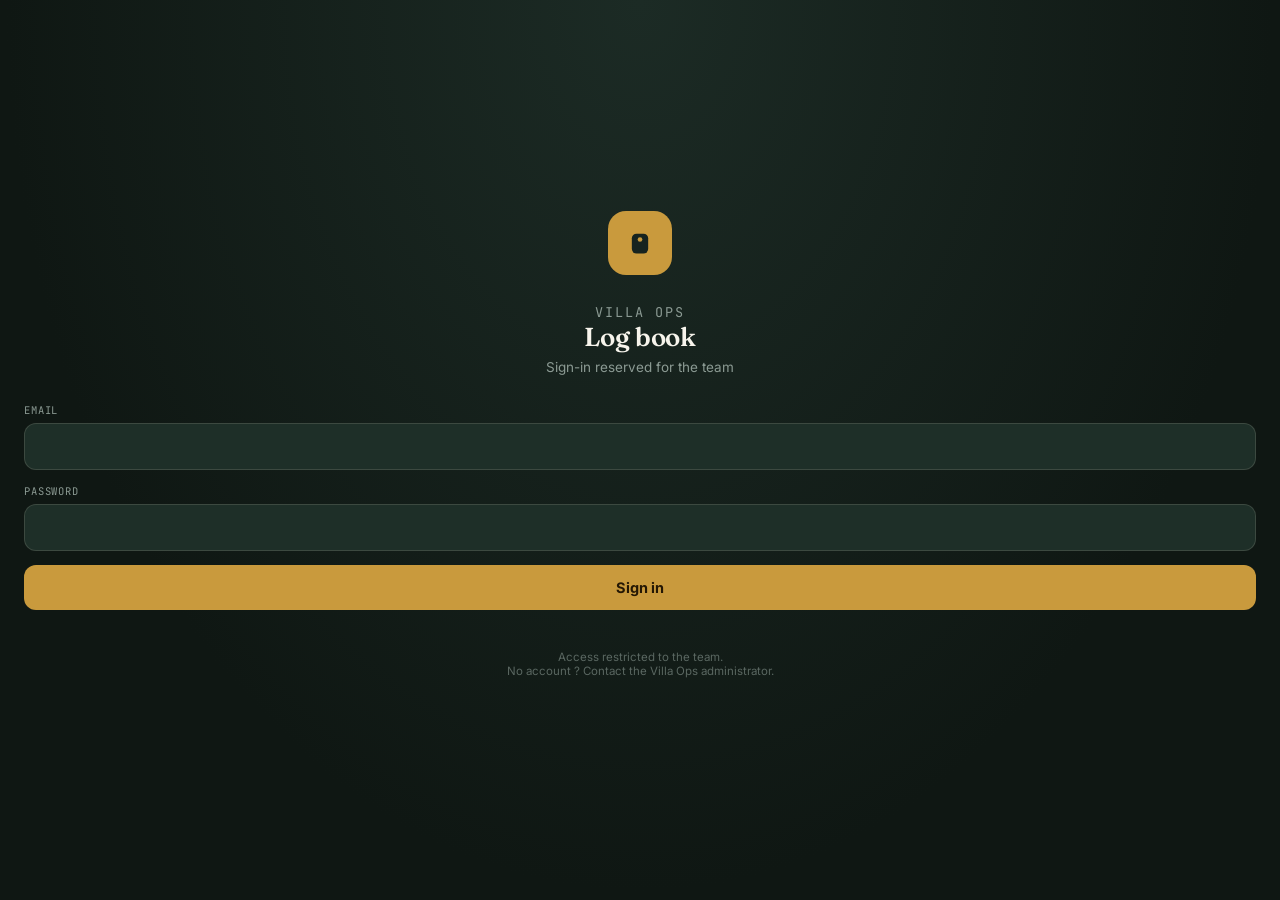
<file: index.html>
<!DOCTYPE html>
<html lang="en">
<head>
<meta charset="UTF-8">
<meta name="viewport" content="width=device-width, initial-scale=1.0, viewport-fit=cover">
<title>Villa Ops</title>
<meta name="description" content="Log book and calendar for the Villa Ops team.">

<!-- PWA -->
<link rel="manifest" href="manifest.json">
<meta name="theme-color" content="#16231F">
<meta name="background-color" content="#16231F">

<!-- iOS standalone -->
<meta name="apple-mobile-web-app-capable" content="yes">
<meta name="apple-mobile-web-app-status-bar-style" content="black-translucent">
<meta name="apple-mobile-web-app-title" content="Villa Ops">
<link rel="apple-touch-icon" href="icons/icon-192.png">

<link rel="icon" href="icons/icon-192.png" type="image/png">

<link rel="preconnect" href="https://fonts.googleapis.com">
<link rel="preconnect" href="https://fonts.gstatic.com" crossorigin>
<link href="https://fonts.googleapis.com/css2?family=Fraunces:opsz,wght@9..144,400;9..144,600;9..144,700&family=Inter:wght@400;500;600;700&family=JetBrains+Mono:wght@400;500&display=swap" rel="stylesheet">

<link rel="stylesheet" href="css/style.css">
</head>
<body>

<!-- ===== LOGIN SCREEN ===== -->
<div id="login-screen" class="login-screen">
  <div class="login-mark">
    <svg viewBox="0 0 24 24" fill="none" xmlns="http://www.w3.org/2000/svg">
      <rect x="5" y="4" width="14" height="17" rx="4" fill="#16231F"/>
      <circle cx="12" cy="9" r="2" fill="#C99A3D"/>
    </svg>
  </div>
  <div class="login-head">
    <p class="eyebrow">Villa Ops</p>
    <h1>Log book</h1>
    <p>Sign-in reserved for the team</p>
  </div>
  <form id="login-form" class="login-form" autocomplete="on">
    <div class="form-error" id="login-error"></div>
    <div class="field">
      <label for="login-email">Email</label>
      <input type="email" id="login-email" required autocomplete="username" inputmode="email">
    </div>
    <div class="field">
      <label for="login-password">Password</label>
      <input type="password" id="login-password" required autocomplete="current-password">
    </div>
    <button type="submit" id="login-submit" class="btn-primary">Sign in</button>
  </form>
  <p class="login-foot">Access restricted to the team.<br>No account&nbsp;? Contact the Villa Ops administrator.</p>
</div>

<!-- ===== APP SHELL ===== -->
<div id="app-root" class="hidden">
  <header>
    <div class="header-top">
      <div>
        <p class="eyebrow" id="header-eyebrow">Villa Ops</p>
        <h1 id="header-title">Journal</h1>
      </div>
      <div class="header-actions">
        <button id="notif-toggle-btn" class="logout-btn" type="button">🔔 Notifications</button>
        <button id="logout-btn" class="logout-btn" type="button">Sign out</button>
      </div>
    </div>
    <div class="villa-switch" id="villa-switch"></div>
  </header>

  <div class="legend" id="legend"></div>

  <div class="views-wrap">
    <!-- JOURNAL -->
    <div id="view-journal" class="view">
      <div class="cat-filter" id="journal-sort-toggle"></div>
      <div class="cat-filter hidden" id="journal-assignee-filter"></div>
      <div class="cat-filter" id="journal-cat-filter"></div>
      <div id="journal-list"><div class="loading-row">Loading…</div></div>
    </div>

    <!-- CALENDAR -->
    <div id="view-calendar" class="view hidden">
      <div class="cal-card">
        <div class="cal-toggle" id="cal-toggle">
          <button type="button" class="cal-toggle-btn active" data-mode="full">Full view</button>
          <button type="button" class="cal-toggle-btn" data-mode="resa">Reservations</button>
        </div>
        <div class="cal-month">
          <button class="cal-nav" id="cal-prev" type="button" aria-label="Previous month">‹</button>
          <span id="cal-month-label">—</span>
          <button class="cal-nav" id="cal-next" type="button" aria-label="Next month">›</button>
        </div>
        <div class="cal-grid" id="cal-grid"></div>
        <div class="day-detail" id="cal-day-detail"></div>
      </div>
    </div>

    <!-- TASKS -->
    <div id="view-tasks" class="view hidden">
      <div class="cat-filter" id="tasks-sort-toggle"></div>
      <div class="cat-filter hidden" id="tasks-assignee-filter"></div>
      <div id="tasks-list"><div class="loading-row">Loading…</div></div>
    </div>

    <!-- RESERVATIONS -->
    <div id="view-reservations" class="view hidden">
      <div id="reservations-list"><div class="loading-row">Loading…</div></div>
    </div>

    <!-- VILLAS -->
    <div id="view-villas" class="view hidden">
      <div id="villas-list"><div class="loading-row">Loading…</div></div>
    </div>
  </div>

  <button class="fab" id="fab-add" type="button" aria-label="New entry">+</button>

  <nav class="bottomnav">
    <button class="nav-item active" data-view="journal" type="button"><div class="nav-dot"></div>Journal</button>
    <button class="nav-item" data-view="calendar" type="button"><div class="nav-dot"></div>Calendar</button>
    <button class="nav-item" data-view="tasks" type="button"><div class="nav-dot"></div>Tasks<span class="nav-badge" id="tasks-badge"></span></button>
    <button class="nav-item" data-view="reservations" type="button"><div class="nav-dot"></div>Bookings</button>
    <button class="nav-item" data-view="villas" type="button"><div class="nav-dot"></div>Villas</button>
  </nav>
</div>

<div id="sheet-root"></div>
<div id="toast-root"></div>

<script src="js/vendor/supabase.js"></script>
<script type="module" src="js/app.js"></script>
</body>
</html>
</file>
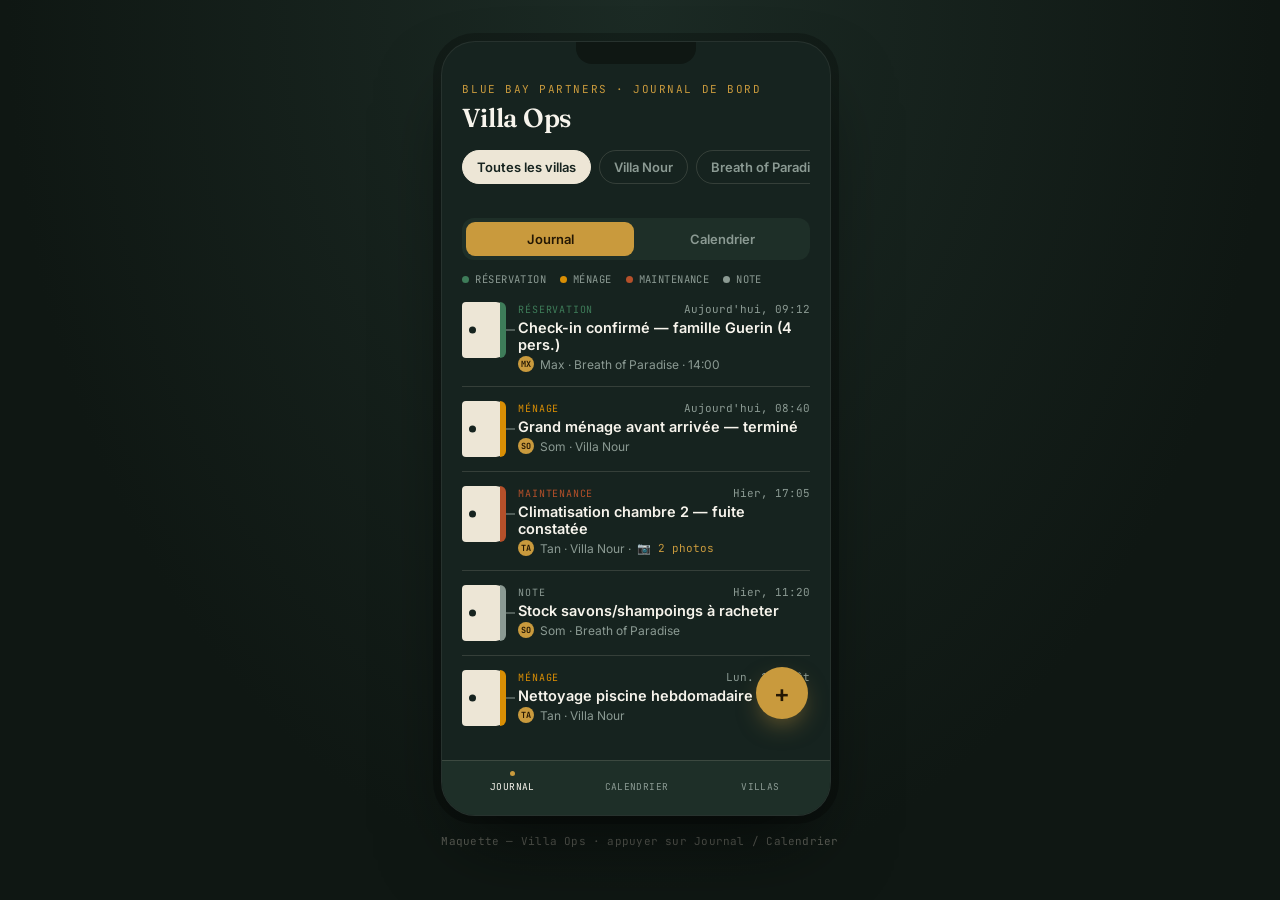
<file: villa-ops-mockup.html>
<!DOCTYPE html>
<html lang="fr">
<head>
<meta charset="UTF-8">
<meta name="viewport" content="width=device-width, initial-scale=1.0">
<title>Villa Ops — Maquette</title>
<link rel="preconnect" href="https://fonts.googleapis.com">
<link href="https://fonts.googleapis.com/css2?family=Fraunces:opsz,wght@9..144,400;9..144,600;9..144,700&family=Inter:wght@400;500;600;700&family=JetBrains+Mono:wght@400;500&display=swap" rel="stylesheet">
<style>
  :root{
    --ink:#16231F;
    --ink-2:#1E2F28;
    --paper:#EDE6D6;
    --paper-2:#F7F4EC;
    --brass:#C99A3D;
    --clay:#B5502A;
    --palm:#3E7C59;
    --fog:#8B9A93;
    --amber:#D98E04;
    --line: rgba(237,230,214,0.14);
    --font-display: 'Fraunces', serif;
    --font-body: 'Inter', sans-serif;
    --font-mono: 'JetBrains Mono', monospace;
  }
  *{box-sizing:border-box; -webkit-tap-highlight-color: transparent;}
  body{
    margin:0;
    min-height:100vh;
    background:
      radial-gradient(ellipse at top, #1c2b25 0%, #0f1713 70%);
    font-family: var(--font-body);
    display:flex;
    align-items:center;
    justify-content:center;
    padding: 40px 16px;
  }
  .frame{
    width:390px;
    max-width:100%;
    background: var(--ink);
    border-radius: 34px;
    border: 1px solid rgba(237,230,214,0.08);
    box-shadow: 0 40px 80px -20px rgba(0,0,0,0.6), 0 0 0 8px rgba(0,0,0,0.25);
    overflow:hidden;
    position:relative;
  }
  .notch{
    position:absolute; top:0; left:50%; transform:translateX(-50%);
    width:120px; height:22px; background:#0f1713; border-radius:0 0 16px 16px; z-index:5;
  }

  /* header */
  header{
    padding: 40px 20px 14px;
    color: var(--paper-2);
  }
  .eyebrow{
    font-family: var(--font-mono);
    font-size: 11px;
    letter-spacing: 0.14em;
    text-transform: uppercase;
    color: var(--brass);
    margin: 0 0 6px;
  }
  h1{
    font-family: var(--font-display);
    font-weight:600;
    font-size: 26px;
    margin: 0 0 16px;
    letter-spacing: -0.01em;
  }
  .villa-switch{
    display:flex; gap:8px; overflow-x:auto; padding-bottom:4px;
    scrollbar-width:none;
  }
  .villa-switch::-webkit-scrollbar{display:none;}
  .villa-chip{
    font-family: var(--font-body);
    font-size: 13px;
    font-weight:600;
    padding: 8px 14px;
    border-radius: 999px;
    border:1px solid var(--line);
    color: var(--fog);
    white-space:nowrap;
    background: transparent;
  }
  .villa-chip.active{
    background: var(--paper);
    color: var(--ink);
    border-color: var(--paper);
  }

  /* segmented control */
  .segmented{
    margin: 16px 20px 8px;
    display:flex;
    background: var(--ink-2);
    border-radius: 12px;
    padding: 4px;
    gap:4px;
  }
  .seg-btn{
    flex:1;
    text-align:center;
    padding: 9px 0;
    font-family: var(--font-body);
    font-size: 13px;
    font-weight:600;
    color: var(--fog);
    border-radius: 9px;
    cursor:pointer;
  }
  .seg-btn.active{
    background: var(--brass);
    color: #241704;
  }

  /* legend */
  .legend{
    display:flex; gap:14px; padding: 4px 20px 14px; flex-wrap:wrap;
  }
  .legend-item{
    display:flex; align-items:center; gap:6px;
    font-family: var(--font-mono);
    font-size: 10.5px;
    color: var(--fog);
    text-transform:uppercase;
    letter-spacing:0.04em;
  }
  .dot{width:7px; height:7px; border-radius:50%;}
  .dot.palm{background:var(--palm);}
  .dot.amber{background:var(--amber);}
  .dot.clay{background:var(--clay);}
  .dot.fog{background:var(--fog);}

  .view{ padding: 0 20px 20px; }
  .hidden{display:none;}

  /* ===== CALENDAR VIEW ===== */
  .cal-card{
    background: var(--paper);
    border-radius: 20px;
    padding: 18px 16px 20px;
    color: var(--ink);
  }
  .cal-month{
    display:flex; align-items:center; justify-content:space-between;
    margin-bottom:14px;
  }
  .cal-month span{
    font-family: var(--font-display);
    font-size:18px; font-weight:600;
  }
  .cal-nav{ display:flex; gap:10px; color:var(--ink); opacity:0.5; font-size:14px; }
  .cal-grid{
    display:grid;
    grid-template-columns: repeat(7, 1fr);
    gap: 4px 2px;
  }
  .cal-dow{
    font-family: var(--font-mono);
    font-size: 9.5px;
    text-align:center;
    color: rgba(22,35,31,0.45);
    letter-spacing:0.06em;
    padding-bottom:4px;
  }
  .cal-day{
    position:relative;
    aspect-ratio: 1;
    display:flex; align-items:center; justify-content:center;
    font-family: var(--font-body);
    font-size: 12.5px;
    font-weight:500;
    border-radius: 9px;
    color: rgba(22,35,31,0.75);
  }
  .cal-day.muted{ color: rgba(22,35,31,0.28); }
  .cal-day.today{ box-shadow: inset 0 0 0 1.5px var(--ink); font-weight:700; }
  .cal-day .bar{
    position:absolute; bottom:4px; left:50%; transform:translateX(-50%);
    height:4px; border-radius:3px;
  }
  .cal-day .bar.occ{ width:70%; background: var(--palm); }
  .cal-day .bar.clean{ width:70%; background: var(--amber); }
  .cal-day .bar.maint{ width:70%; background: var(--clay); }
  .cal-day .bar.split{ width:70%; background: linear-gradient(90deg, var(--palm) 50%, var(--amber) 50%); }

  /* toggle between the full activity calendar and the reservations-only calendar */
  .cal-toggle{
    display:flex; gap:4px;
    background: rgba(22,35,31,0.06);
    border-radius:10px;
    padding:3px;
    margin-bottom:14px;
  }
  .cal-toggle-btn{
    flex:1; text-align:center;
    padding:7px 0;
    font-family: var(--font-body);
    font-size:12px; font-weight:600;
    color: rgba(22,35,31,0.5);
    border-radius:7px;
    cursor:pointer;
  }
  .cal-toggle-btn.active{ background: var(--ink); color: var(--paper-2); }

  /* reservations-only bars: wider than the multi-category bars above, colored per villa */
  .cal-day .bar-resa{
    position:absolute; bottom:4px; left:50%; transform:translateX(-50%);
    width:88%; height:6px; border-radius:4px;
  }
  .cal-legend-resa{
    display:none; gap:14px; padding: 0 0 14px; flex-wrap:wrap;
  }
  .cal-card.resa-mode .bar-full{ display:none; }
  .cal-card:not(.resa-mode) .bar-resa{ display:none; }
  .cal-card.resa-mode .cal-legend-resa{ display:flex; }
  .cal-card.resa-mode .day-detail .slot.full-only{ display:none; }
  .cal-card:not(.resa-mode) .day-detail .slot.resa-only{ display:none; }

  .day-detail{
    margin-top: 22px;
  }
  .day-detail h3{
    font-family: var(--font-mono);
    font-size:11px; text-transform:uppercase; letter-spacing:0.1em;
    color: var(--brass); margin: 0 0 10px;
  }
  .slot{
    display:flex; gap:10px; align-items:flex-start;
    padding: 10px 0; border-top: 1px solid var(--line);
  }
  .slot:first-of-type{border-top:none;}
  .slot-time{
    font-family: var(--font-mono); font-size:12px; color: var(--brass);
    min-width:44px; padding-top:1px;
  }
  .slot-text b{ color: var(--paper-2); font-size:13.5px; display:block; }
  .slot-text span{ color: var(--fog); font-size:12px; }

  /* ===== JOURNAL VIEW ===== */
  .entry{
    display:flex; gap:12px;
    padding: 14px 0;
    border-top: 1px solid var(--line);
  }
  .entry:first-child{ border-top:none; padding-top:2px; }

  .tag{
    flex-shrink:0;
    width:44px; height:56px;
    background: var(--paper);
    border-radius: 4px 10px 10px 4px;
    position:relative;
    display:flex; align-items:center; justify-content:center;
  }
  .tag::before{
    content:"";
    position:absolute; left:7px; top:50%; transform:translateY(-50%);
    width:7px; height:7px; border-radius:50%;
    background: var(--ink);
  }
  .tag::after{
    content:"";
    position:absolute; right:-9px; top:50%; transform:translateY(-50%);
    width:9px; height:2px; background: var(--fog); opacity:0.5;
  }
  .tag .stripe{
    position:absolute; right:0; top:0; bottom:0; width:6px;
    border-radius: 0 10px 10px 0;
  }
  .tag.reservation .stripe{ background: var(--palm); }
  .tag.cleaning .stripe{ background: var(--amber); }
  .tag.maintenance .stripe{ background: var(--clay); }
  .tag.note .stripe{ background: var(--fog); }

  .entry-body{ flex:1; min-width:0; }
  .entry-top{
    display:flex; align-items:baseline; justify-content:space-between; gap:8px;
  }
  .entry-label{
    font-family: var(--font-mono);
    font-size: 10px;
    text-transform:uppercase;
    letter-spacing:0.08em;
  }
  .entry-label.reservation{ color: var(--palm); }
  .entry-label.cleaning{ color: var(--amber); }
  .entry-label.maintenance{ color: var(--clay); }
  .entry-label.note{ color: var(--fog); }
  .entry-time{ font-family: var(--font-mono); font-size:11px; color: var(--fog); }
  .entry-title{
    font-family: var(--font-body);
    font-weight:600; font-size:14.5px;
    color: var(--paper-2);
    margin: 3px 0 3px;
  }
  .entry-meta{
    font-size:12px; color: var(--fog);
    display:flex; align-items:center; gap:6px;
  }
  .avatar{
    width:16px; height:16px; border-radius:50%;
    background: var(--brass); color:#241704;
    font-family:var(--font-mono); font-size:8.5px; font-weight:700;
    display:flex; align-items:center; justify-content:center;
  }
  .photo-flag{
    display:inline-flex; align-items:center; gap:3px;
    color: var(--brass); font-size:11px; font-family:var(--font-mono);
  }

  /* FAB */
  .fab{
    position:absolute; right:22px; bottom:96px;
    width:52px; height:52px; border-radius:50%;
    background: var(--brass);
    display:flex; align-items:center; justify-content:center;
    font-size: 24px; color:#241704; font-weight:600;
    box-shadow: 0 10px 24px -6px rgba(201,154,61,0.5);
  }

  /* bottom nav */
  nav{
    display:flex;
    border-top: 1px solid var(--line);
    background: var(--ink-2);
    padding: 10px 8px 22px;
  }
  .nav-item{
    flex:1; display:flex; flex-direction:column; align-items:center; gap:4px;
    font-family: var(--font-mono); font-size: 9.5px; letter-spacing:0.04em;
    text-transform:uppercase; color: var(--fog);
  }
  .nav-item.active{ color: var(--paper-2); }
  .nav-dot{ width:5px; height:5px; border-radius:50%; background:transparent; }
  .nav-item.active .nav-dot{ background: var(--brass); }

  .caption{
    text-align:center; color: rgba(237,230,214,0.35);
    font-family: var(--font-mono); font-size:11px;
    margin-top:18px; letter-spacing:0.02em;
  }
</style>
</head>
<body>

<div>
  <div class="frame">
    <div class="notch"></div>
    <header>
      <p class="eyebrow">Blue Bay Partners · Journal de bord</p>
      <h1>Villa Ops</h1>
      <div class="villa-switch">
        <div class="villa-chip active">Toutes les villas</div>
        <div class="villa-chip">Villa Nour</div>
        <div class="villa-chip">Breath of Paradise</div>
        <div class="villa-chip">+ Ajouter</div>
      </div>
    </header>

    <div class="segmented">
      <div class="seg-btn active" onclick="showView('journal')">Journal</div>
      <div class="seg-btn" onclick="showView('calendar')">Calendrier</div>
    </div>

    <div class="legend">
      <div class="legend-item"><span class="dot palm"></span>Réservation</div>
      <div class="legend-item"><span class="dot amber"></span>Ménage</div>
      <div class="legend-item"><span class="dot clay"></span>Maintenance</div>
      <div class="legend-item"><span class="dot fog"></span>Note</div>
    </div>

    <!-- JOURNAL VIEW -->
    <div id="journal" class="view">
      <div class="entry">
        <div class="tag reservation"><div class="stripe"></div></div>
        <div class="entry-body">
          <div class="entry-top">
            <span class="entry-label reservation">Réservation</span>
            <span class="entry-time">Aujourd'hui, 09:12</span>
          </div>
          <div class="entry-title">Check-in confirmé — famille Guerin (4 pers.)</div>
          <div class="entry-meta"><span class="avatar">MX</span> Max · Breath of Paradise · 14:00</div>
        </div>
      </div>

      <div class="entry">
        <div class="tag cleaning"><div class="stripe"></div></div>
        <div class="entry-body">
          <div class="entry-top">
            <span class="entry-label cleaning">Ménage</span>
            <span class="entry-time">Aujourd'hui, 08:40</span>
          </div>
          <div class="entry-title">Grand ménage avant arrivée — terminé</div>
          <div class="entry-meta"><span class="avatar">SO</span> Som · Villa Nour</div>
        </div>
      </div>

      <div class="entry">
        <div class="tag maintenance"><div class="stripe"></div></div>
        <div class="entry-body">
          <div class="entry-top">
            <span class="entry-label maintenance">Maintenance</span>
            <span class="entry-time">Hier, 17:05</span>
          </div>
          <div class="entry-title">Climatisation chambre 2 — fuite constatée</div>
          <div class="entry-meta"><span class="avatar">TA</span> Tan · Villa Nour · <span class="photo-flag">📷 2 photos</span></div>
        </div>
      </div>

      <div class="entry">
        <div class="tag note"><div class="stripe"></div></div>
        <div class="entry-body">
          <div class="entry-top">
            <span class="entry-label note">Note</span>
            <span class="entry-time">Hier, 11:20</span>
          </div>
          <div class="entry-title">Stock savons/shampoings à racheter</div>
          <div class="entry-meta"><span class="avatar">SO</span> Som · Breath of Paradise</div>
        </div>
      </div>

      <div class="entry">
        <div class="tag cleaning"><div class="stripe"></div></div>
        <div class="entry-body">
          <div class="entry-top">
            <span class="entry-label cleaning">Ménage</span>
            <span class="entry-time">Lun. 10 août</span>
          </div>
          <div class="entry-title">Nettoyage piscine hebdomadaire</div>
          <div class="entry-meta"><span class="avatar">TA</span> Tan · Villa Nour</div>
        </div>
      </div>
    </div>

    <!-- CALENDAR VIEW -->
    <div id="calendar" class="view hidden">
      <div class="cal-card" id="calCard">
        <div class="cal-toggle">
          <div class="cal-toggle-btn active" onclick="setCalMode('full', event)">Vue complète</div>
          <div class="cal-toggle-btn" onclick="setCalMode('resa', event)">Réservations</div>
        </div>

        <div class="cal-month">
          <span class="cal-nav">‹</span>
          <span>Août 2026</span>
          <span class="cal-nav">›</span>
        </div>

        <div class="cal-legend-resa">
          <div class="legend-item"><span class="dot" style="background:var(--palm)"></span>Villa Nour</div>
          <div class="legend-item"><span class="dot" style="background:var(--amber)"></span>Breath of Paradise</div>
        </div>

        <div class="cal-grid">
          <div class="cal-dow">L</div><div class="cal-dow">M</div><div class="cal-dow">M</div><div class="cal-dow">J</div><div class="cal-dow">V</div><div class="cal-dow">S</div><div class="cal-dow">D</div>

          <div class="cal-day muted">27</div><div class="cal-day muted">28</div><div class="cal-day muted">29</div><div class="cal-day muted">30</div><div class="cal-day muted">31</div>
          <div class="cal-day">1</div><div class="cal-day">2</div>

          <div class="cal-day">3</div><div class="cal-day">4</div><div class="cal-day">5</div><div class="cal-day">6</div><div class="cal-day">7</div><div class="cal-day">8</div><div class="cal-day">9</div>

          <div class="cal-day">10<div class="bar bar-full clean"></div></div>
          <div class="cal-day">11<div class="bar bar-full occ"></div><div class="bar-resa" style="background:var(--palm)"></div></div>
          <div class="cal-day today">12<div class="bar bar-full split"></div><div class="bar-resa" style="background:var(--palm)"></div></div>
          <div class="cal-day">13<div class="bar bar-full occ"></div><div class="bar-resa" style="background:var(--palm)"></div></div>
          <div class="cal-day">14<div class="bar bar-full occ"></div><div class="bar-resa" style="background:var(--palm)"></div></div>
          <div class="cal-day">15<div class="bar bar-full maint"></div></div>
          <div class="cal-day">16<div class="bar bar-full occ"></div><div class="bar-resa" style="background:var(--amber)"></div></div>

          <div class="cal-day">17<div class="bar bar-full occ"></div><div class="bar-resa" style="background:var(--amber)"></div></div>
          <div class="cal-day">18<div class="bar bar-full occ"></div><div class="bar-resa" style="background:var(--amber)"></div></div>
          <div class="cal-day">19<div class="bar bar-full clean"></div></div>
          <div class="cal-day">20</div>
          <div class="cal-day">21</div>
          <div class="cal-day">22<div class="bar bar-full occ"></div><div class="bar-resa" style="background:var(--palm)"></div></div>
          <div class="cal-day">23<div class="bar bar-full occ"></div><div class="bar-resa" style="background:var(--palm)"></div></div>

          <div class="cal-day">24<div class="bar bar-full occ"></div><div class="bar-resa" style="background:var(--palm)"></div></div>
          <div class="cal-day">25<div class="bar bar-full clean"></div></div>
          <div class="cal-day">26</div>
          <div class="cal-day">27</div>
          <div class="cal-day">28<div class="bar bar-full maint"></div></div>
          <div class="cal-day">29<div class="bar bar-full occ"></div><div class="bar-resa" style="background:var(--amber)"></div></div>
          <div class="cal-day">30<div class="bar bar-full occ"></div><div class="bar-resa" style="background:var(--amber)"></div></div>
        </div>

        <div class="day-detail">
          <h3>Aujourd'hui — 12 août</h3>
          <div class="slot full-only">
            <span class="slot-time">08:40</span>
            <div class="slot-text"><b>Ménage terminé</b><span>Villa Nour · avant arrivée</span></div>
          </div>
          <div class="slot">
            <span class="slot-time">14:00</span>
            <div class="slot-text"><b>Check-in — famille Guerin</b><span>Breath of Paradise · 4 pers.</span></div>
          </div>
          <div class="slot resa-only">
            <span class="slot-time">—</span>
            <div class="slot-text"><b>Séjour en cours — Villa Nour</b><span>Jour 2 sur 4 · depart le 14 août</span></div>
          </div>
        </div>
      </div>
    </div>

    <div class="fab">+</div>

    <nav>
      <div class="nav-item active"><div class="nav-dot"></div>Journal</div>
      <div class="nav-item"><div class="nav-dot"></div>Calendrier</div>
      <div class="nav-item"><div class="nav-dot"></div>Villas</div>
    </nav>
  </div>
  <p class="caption">Maquette — Villa Ops · appuyer sur Journal / Calendrier</p>
</div>

<script>
function showView(v){
  document.getElementById('journal').classList.toggle('hidden', v!=='journal');
  document.getElementById('calendar').classList.toggle('hidden', v!=='calendar');
  document.querySelectorAll('.seg-btn').forEach(b=>b.classList.remove('active'));
  event.target.classList.add('active');
  document.querySelectorAll('.nav-item').forEach((el,i)=>{
    el.classList.toggle('active', (v==='journal' && i===0) || (v==='calendar' && i===1));
  });
}

function setCalMode(mode, evt){
  document.getElementById('calCard').classList.toggle('resa-mode', mode==='resa');
  document.querySelectorAll('.cal-toggle-btn').forEach(b=>b.classList.remove('active'));
  evt.target.classList.add('active');
}
</script>

</body>
</html>
</file>
<file: css/style.css>
/* ============================================================
   Villa Ops — feuille de style
   Direction visuelle reprise de villa-ops-mockup.html
   ============================================================ */

:root{
  --ink:#16231F;
  --ink-2:#1E2F28;
  --ink-3:#243A31;
  --paper:#EDE6D6;
  --paper-2:#F7F4EC;
  --brass:#C99A3D;
  --brass-ink:#241704;
  --clay:#B5502A;
  --palm:#3E7C59;
  --fog:#8B9A93;
  --amber:#D98E04;
  --line: rgba(237,230,214,0.14);
  --line-strong: rgba(237,230,214,0.22);
  --danger:#D9634E;
  --font-display: 'Fraunces', serif;
  --font-body: 'Inter', sans-serif;
  --font-mono: 'JetBrains Mono', monospace;
  --safe-top: env(safe-area-inset-top, 0px);
  --safe-bottom: env(safe-area-inset-bottom, 0px);
}

*{ box-sizing:border-box; -webkit-tap-highlight-color: transparent; }
html,body{ height:100%; }
body{
  margin:0;
  min-height:100vh;
  background: radial-gradient(ellipse at top, #1c2b25 0%, #0f1713 70%);
  font-family: var(--font-body);
  color: var(--paper-2);
  display:flex;
  align-items:flex-start;
  justify-content:center;
}
button, input, select, textarea{ font-family: inherit; }
button{ cursor:pointer; -webkit-appearance:none; appearance:none; border:none; background:none; color:inherit; }
input, select, textarea{ -webkit-appearance:none; appearance:none; }
a{ color: inherit; }
::placeholder{ color: rgba(139,154,147,0.7); }

.hidden{ display:none !important; }

/* ===== App frame (mobile-first, centered on larger screens) ===== */
#app-root{
  width:100%;
  max-width:480px;
  min-height:100vh;
  background: var(--ink);
  position:relative;
  display:flex;
  flex-direction:column;
  padding-top: var(--safe-top);
}

/* ===== Login screen ===== */
.login-screen{
  min-height:100vh;
  width:100%;
  display:flex;
  flex-direction:column;
  align-items:center;
  justify-content:center;
  padding: 32px 24px calc(32px + var(--safe-bottom));
  gap: 28px;
}
.login-mark{
  width:64px; height:64px; border-radius:18px;
  background: var(--brass);
  display:flex; align-items:center; justify-content:center;
}
.login-mark svg{ width:28px; height:28px; }
.login-head{ text-align:center; }
.login-head .eyebrow{ justify-content:center; display:flex; }
.login-head h1{ margin:0 0 6px; }
.login-head p{ margin:0; color: var(--fog); font-size:13.5px; }
.login-form{
  width:100%;
  display:flex; flex-direction:column; gap:14px;
}
.field{ display:flex; flex-direction:column; gap:6px; }
.field label{
  font-family: var(--font-mono);
  font-size:10.5px; text-transform:uppercase; letter-spacing:0.08em;
  color: var(--fog);
}
.field input{
  background: var(--ink-2);
  border: 1px solid var(--line);
  border-radius: 12px;
  padding: 13px 14px;
  color: var(--paper-2);
  font-size: 15px;
}
.field input:focus{ outline:none; border-color: var(--brass); }
.btn-primary{
  background: var(--brass);
  color: var(--brass-ink);
  font-weight:700;
  font-size:14.5px;
  padding: 14px 0;
  border-radius: 12px;
  text-align:center;
  transition: opacity .15s ease;
}
.btn-primary:active{ opacity:0.85; }
.btn-primary:disabled{ opacity:0.5; cursor:default; }
.btn-secondary{
  background: var(--ink-2);
  color: var(--paper-2);
  font-weight:600;
  font-size:14px;
  padding: 12px 0;
  border-radius: 12px;
  text-align:center;
  border: 1px solid var(--line);
}
.form-error{
  background: rgba(181,80,42,0.14);
  border: 1px solid rgba(181,80,42,0.4);
  color: #E8A088;
  font-size:12.5px;
  padding: 10px 12px;
  border-radius: 10px;
  display:none;
}
.form-error.show{ display:block; }
.login-foot{ color: rgba(139,154,147,0.6); font-size:11.5px; text-align:center; }

/* ===== Header ===== */
header{ padding: 24px 20px 14px; color: var(--paper-2); }
.eyebrow{
  font-family: var(--font-mono);
  font-size: 11px;
  letter-spacing: 0.14em;
  text-transform: uppercase;
  color: var(--brass);
  margin: 0 0 6px;
}
h1{
  font-family: var(--font-display);
  font-weight:600;
  font-size: 26px;
  margin: 0 0 16px;
  letter-spacing: -0.01em;
}
.header-top{ display:flex; align-items:flex-start; justify-content:space-between; gap:12px; }
.header-actions{ display:flex; flex-direction:column; align-items:flex-end; gap:8px; }
.logout-btn{
  font-family: var(--font-mono); font-size:10.5px; text-transform:uppercase;
  letter-spacing:0.06em; color: var(--fog); border:1px solid var(--line);
  border-radius:999px; padding:7px 12px; white-space:nowrap; margin-top:2px;
}
.header-actions .logout-btn{ margin-top:0; }
#notif-toggle-btn.active{ color: var(--brass); border-color: rgba(201,154,61,0.4); }

.villa-switch{
  display:flex; gap:8px; overflow-x:auto; padding-bottom:4px;
  scrollbar-width:none;
}
.villa-switch::-webkit-scrollbar{ display:none; }
.villa-chip{
  font-family: var(--font-body);
  font-size: 13px;
  font-weight:600;
  padding: 8px 14px;
  border-radius: 999px;
  border:1px solid var(--line);
  color: var(--fog);
  white-space:nowrap;
  background: transparent;
  flex-shrink:0;
}
.villa-chip.active{
  background: var(--paper);
  color: var(--ink);
  border-color: var(--paper);
}

/* ===== Legend ===== */
.legend{ display:flex; gap:14px; padding: 4px 20px 14px; flex-wrap:wrap; }
.legend-item{
  display:flex; align-items:center; gap:6px;
  font-family: var(--font-mono);
  font-size: 10.5px;
  color: var(--fog);
  text-transform:uppercase;
  letter-spacing:0.04em;
}
.dot{ width:7px; height:7px; border-radius:50%; flex-shrink:0; }

/* ===== Category filter chips (Journal) ===== */
.cat-filter{ display:flex; gap:8px; overflow-x:auto; padding: 0 20px 14px; scrollbar-width:none; }
.cat-filter::-webkit-scrollbar{ display:none; }
.cat-chip{
  font-family: var(--font-mono); font-size:11px; text-transform:uppercase; letter-spacing:0.04em;
  padding:6px 12px; border-radius:999px; border:1px solid var(--line); color: var(--fog);
  white-space:nowrap; flex-shrink:0; display:flex; align-items:center; gap:6px;
}
.cat-chip.active{ border-color: var(--brass); color: var(--paper-2); background: rgba(201,154,61,0.12); }

.view{ padding: 0 20px 20px; flex:1; }
.views-wrap{ display:flex; flex-direction:column; flex:1; min-height:0; }

.empty-state{
  text-align:center; padding: 40px 12px; color: var(--fog);
  font-size:13.5px; line-height:1.5;
}
.empty-state b{ display:block; color: var(--paper-2); font-family:var(--font-display); font-size:17px; margin-bottom:6px; font-weight:600; }

.loading-row{ text-align:center; padding: 24px 0; color: var(--fog); font-family: var(--font-mono); font-size:11.5px; letter-spacing:0.05em; text-transform:uppercase; }

/* ===== CALENDAR VIEW ===== */
.cal-card{
  background: var(--paper);
  border-radius: 20px;
  padding: 18px 16px 20px;
  color: var(--ink);
}
/* toggle between the full activity calendar and the reservations-only one */
.cal-toggle{
  display:flex; gap:4px;
  background: rgba(22,35,31,0.06);
  border-radius:10px;
  padding:3px;
  margin-bottom:14px;
}
.cal-toggle-btn{
  flex:1; text-align:center;
  padding:8px 0;
  font-family: var(--font-body);
  font-size:12.5px; font-weight:600;
  color: rgba(22,35,31,0.5);
  border-radius:7px;
}
.cal-toggle-btn.active{ background: var(--ink); color: var(--paper-2); }

.cal-month{ display:flex; align-items:center; justify-content:space-between; margin-bottom:14px; }
.cal-month span{ font-family: var(--font-display); font-size:18px; font-weight:600; text-transform:capitalize; }
.cal-nav{
  display:flex; align-items:center; justify-content:center;
  width:28px; height:28px; color:var(--ink); opacity:0.55; font-size:16px;
  border-radius:8px;
}
.cal-nav:active{ opacity:0.9; background: rgba(22,35,31,0.08); }
.cal-grid{ display:grid; grid-template-columns: repeat(7, 1fr); gap: 4px 2px; }
.cal-dow{
  font-family: var(--font-mono); font-size: 9.5px; text-align:center;
  color: rgba(22,35,31,0.45); letter-spacing:0.06em; padding-bottom:4px;
}
.cal-day{
  position:relative; min-height:42px;
  display:flex; flex-direction:column; align-items:center; justify-content:flex-start;
  padding:6px 0 4px;
  font-family: var(--font-body); font-size: 12.5px; font-weight:500;
  border-radius: 9px; color: rgba(22,35,31,0.75);
}
.cal-day-num{ flex-shrink:0; line-height:1; }
.cal-day.muted{ color: rgba(22,35,31,0.28); }
.cal-day.today{ box-shadow: inset 0 0 0 1.5px var(--ink); font-weight:700; }
.cal-day.selected{ background: rgba(22,35,31,0.1); }
.cal-day.clickable{ cursor:pointer; }
.cal-day .day-bars{
  display:flex; flex-direction:column; align-items:center; gap:1px;
  width:100%; margin-top:4px; flex-shrink:0;
}
.cal-day .span-bar{ width:100%; height:5px; flex-shrink:0; }

/* Non-reservation tasks (maintenance, cleaning, notes...) get a compact
   row of small dots instead of bars, left-to-right, to keep the extra
   vertical space they cost to a minimum. */
.cal-day .entry-dots{ display:flex; gap:3px; flex-wrap:wrap; justify-content:center; margin-top:2px; }
.cal-day .entry-dot{ width:4px; height:4px; border-radius:50%; flex-shrink:0; }

.day-detail{ margin-top: 22px; }
.day-detail h3{
  font-family: var(--font-mono); font-size:11px; text-transform:uppercase; letter-spacing:0.1em;
  color: var(--brass); margin: 0 0 10px;
}
.slot{ display:flex; gap:10px; align-items:flex-start; padding: 10px 0; border-top: 1px solid rgba(22,35,31,0.1); }
.slot:first-of-type{ border-top:none; }
.slot-time{ font-family: var(--font-mono); font-size:12px; color: var(--brass); min-width:44px; padding-top:1px; }
.slot-text b{ color: var(--ink); font-size:13.5px; display:block; font-weight:600; }
.slot-text span{ color: rgba(22,35,31,0.6); font-size:12px; }

/* ===== JOURNAL VIEW / shared entry component ===== */
.entry{ display:flex; gap:12px; padding: 14px 0; border-top: 1px solid var(--line); }
.entry:first-child{ border-top:none; padding-top:2px; }
.entry.clickable{ cursor:pointer; }

.tag{
  flex-shrink:0; width:44px; height:56px; background: var(--paper);
  border-radius: 4px 10px 10px 4px; position:relative;
  display:flex; align-items:center; justify-content:center;
}
.tag::before{
  content:""; position:absolute; left:7px; top:50%; transform:translateY(-50%);
  width:7px; height:7px; border-radius:50%; background: var(--ink);
}
.tag::after{
  content:""; position:absolute; right:-9px; top:50%; transform:translateY(-50%);
  width:9px; height:2px; background: var(--fog); opacity:0.5;
}
.tag .stripe{ position:absolute; right:0; top:0; bottom:0; width:6px; border-radius: 0 10px 10px 0; }
.tag-label{
  position:absolute; left:50%; top:50%;
  transform: translate(-50%,-50%) rotate(-90deg);
  font-family: var(--font-mono); font-size:9px; font-weight:700;
  letter-spacing:0.02em; color: var(--ink); opacity:0.72;
  white-space:nowrap;
}

.entry-body{ flex:1; min-width:0; }
.entry-top{ display:flex; align-items:baseline; justify-content:space-between; gap:8px; }
.entry-label{ font-family: var(--font-mono); font-size: 10px; text-transform:uppercase; letter-spacing:0.08em; }
.entry-time{ font-family: var(--font-mono); font-size:11px; color: var(--fog); flex-shrink:0; }
.entry-title{ font-family: var(--font-body); font-weight:600; font-size:14.5px; color: var(--paper-2); margin: 3px 0 5px; }
.entry-desc{ font-size:12.5px; color: var(--fog); margin: -2px 0 6px; line-height:1.4; }
.entry-meta{ font-size:12px; color: var(--fog); display:flex; align-items:center; gap:6px; flex-wrap:wrap; }
.entry-meta .sep{ opacity:0.5; }
.avatar{
  width:16px; height:16px; border-radius:50%; background: var(--brass); color:#241704;
  font-family:var(--font-mono); font-size:8.5px; font-weight:700;
  display:flex; align-items:center; justify-content:center; flex-shrink:0;
}
.photo-flag{ display:inline-flex; align-items:center; gap:3px; color: var(--brass); font-size:11px; font-family:var(--font-mono); }

.status-badge{
  font-family: var(--font-mono); font-size:9.5px; text-transform:uppercase; letter-spacing:0.05em;
  padding: 3px 8px; border-radius:999px; border:1px solid; flex-shrink:0;
}
.status-badge.todo{ color: var(--fog); border-color: var(--line-strong); }
.status-badge.in_progress{ color: var(--amber); border-color: rgba(217,142,4,0.4); }
.status-badge.done{ color: var(--palm); border-color: rgba(62,124,89,0.4); }

/* ===== Villas view ===== */
.villa-card{
  background: var(--ink-2); border:1px solid var(--line); border-radius:16px;
  padding: 16px; margin-bottom:12px; display:flex; align-items:center; gap:14px;
}
.villa-card-dot{ width:12px; height:12px; border-radius:50%; flex-shrink:0; }
.villa-card-body{ flex:1; min-width:0; }
.villa-card-name{ font-family: var(--font-display); font-weight:600; font-size:16.5px; margin:0 0 2px; }
.villa-card-owner{ font-size:12px; color: var(--fog); margin:0 0 8px; }
.villa-card-stats{ display:flex; gap:14px; }
.villa-stat{ font-family: var(--font-mono); font-size:11px; color: var(--fog); }
.villa-stat b{ color: var(--paper-2); font-weight:700; }
.villa-card-last{ font-size:11.5px; color: var(--fog); margin-top:8px; }

/* ===== FAB ===== */
.fab{
  position:fixed; right:calc(50% - 240px + 22px); bottom:calc(96px + var(--safe-bottom));
  width:52px; height:52px; border-radius:50%; background: var(--brass);
  display:flex; align-items:center; justify-content:center; font-size: 26px; color:#241704;
  font-weight:600; box-shadow: 0 10px 24px -6px rgba(201,154,61,0.5); z-index:20;
}
@media (max-width: 480px){
  .fab{ right:22px; }
}

/* ===== bottom nav ===== */
nav.bottomnav{
  display:flex; border-top: 1px solid var(--line); background: var(--ink-2);
  padding: 10px 4px calc(14px + var(--safe-bottom));
  position:sticky; bottom:0; z-index:10;
}
.nav-item{
  flex:1; display:flex; flex-direction:column; align-items:center; gap:4px;
  font-family: var(--font-mono); font-size: 9.5px; letter-spacing:0.03em;
  text-transform:uppercase; color: var(--fog); padding:2px 0;
}
.nav-item.active{ color: var(--paper-2); }
.nav-dot{ width:5px; height:5px; border-radius:50%; background:transparent; }
.nav-item.active .nav-dot{ background: var(--brass); }
.nav-badge{
  position:relative; top:-1px; margin-left:2px; background:var(--clay); color:var(--paper-2);
  font-size:9px; padding:1px 5px; border-radius:999px; display:none;
}
.nav-badge.show{ display:inline-block; }

/* ===== Modal / bottom sheet ===== */
.sheet-overlay{
  position:fixed; inset:0; background: rgba(8,12,10,0.6);
  display:flex; align-items:flex-end; justify-content:center; z-index:50;
  padding: 0;
}
.sheet{
  width:100%; max-width:480px; max-height:92vh; overflow-y:auto;
  background: var(--ink); border-radius: 22px 22px 0 0; border:1px solid var(--line-strong);
  border-bottom:none; padding: 18px 20px calc(24px + var(--safe-bottom));
}
.sheet-handle{ width:36px; height:4px; border-radius:3px; background: var(--line-strong); margin: 0 auto 16px; }
.sheet-title{ font-family: var(--font-display); font-size:19px; font-weight:600; margin:0 0 18px; }
.sheet-close{
  position:absolute; top:16px; right:16px; width:30px; height:30px; border-radius:50%;
  background: var(--ink-2); display:flex; align-items:center; justify-content:center; font-size:16px; color: var(--fog);
}

.form-grid{ display:flex; flex-direction:column; gap:14px; }
.form-row-2{ display:flex; gap:10px; }
.form-row-2 .field{ flex:1; min-width:0; }
select.field-select{
  background: var(--ink-2); border:1px solid var(--line); border-radius:12px;
  padding:13px 14px; color: var(--paper-2); font-size:14.5px;
}
textarea.field-textarea{
  background: var(--ink-2); border:1px solid var(--line); border-radius:12px;
  padding:13px 14px; color: var(--paper-2); font-size:14.5px; resize:vertical; min-height:70px; font-family: var(--font-body);
}
.chip-select{ display:flex; gap:8px; flex-wrap:wrap; }
.chip-option{
  font-size:13px; font-weight:600; padding:8px 13px; border-radius:999px; border:1px solid var(--line);
  color: var(--fog); background:transparent;
}
.chip-option.active{ background: var(--brass); color: var(--brass-ink); border-color: var(--brass); }
.status-option{
  font-family: var(--font-mono); font-size:11px; text-transform:uppercase; letter-spacing:0.04em;
  padding:8px 12px; border-radius:999px; border:1px solid var(--line); color: var(--fog);
}
.status-option.active.todo{ border-color: var(--fog); color: var(--paper-2); background: rgba(139,154,147,0.15); }
.status-option.active.in_progress{ border-color: var(--amber); color: var(--amber); background: rgba(217,142,4,0.14); }
.status-option.active.done{ border-color: var(--palm); color: var(--palm); background: rgba(62,124,89,0.14); }

.new-cat-toggle{
  font-family: var(--font-mono); font-size:11px; text-transform:uppercase; letter-spacing:0.04em;
  color: var(--brass); padding:8px 0; text-align:left;
}
.new-cat-form{ display:flex; gap:8px; margin-top:8px; align-items:center; }
.new-cat-form input[type=text]{
  flex:1; background: var(--ink-2); border:1px solid var(--line); border-radius:10px;
  padding:10px 12px; color: var(--paper-2); font-size:13.5px;
}
.color-swatch{
  width:26px; height:26px; border-radius:50%; border:2px solid transparent; flex-shrink:0;
}
.color-swatch.active{ border-color: var(--paper-2); }
.color-swatches{ display:flex; gap:6px; flex-wrap:wrap; }

.photo-input-btn{
  border:1px dashed var(--line-strong); border-radius:12px; padding:14px; text-align:center;
  color: var(--fog); font-size:12.5px;
}
.photo-preview{ width:100%; max-height:180px; object-fit:cover; border-radius:12px; margin-top:10px; display:none; }
.photo-preview.show{ display:block; }

.reservation-fields{ display:none; flex-direction:column; gap:14px; padding-top:2px; border-top:1px solid var(--line); margin-top:2px; }
.reservation-fields.show{ display:flex; }
.reservation-fields-title{ font-family: var(--font-mono); font-size:10.5px; text-transform:uppercase; letter-spacing:0.08em; color: var(--palm); margin-top:14px; }

.sheet-actions{ display:flex; gap:10px; margin-top:20px; }
.sheet-actions .btn-primary, .sheet-actions .btn-secondary{ flex:1; }

/* ===== Toast ===== */
.toast{
  position:fixed; left:50%; bottom:calc(90px + var(--safe-bottom)); transform:translateX(-50%);
  background: var(--ink-3); border:1px solid var(--line-strong); color: var(--paper-2);
  font-size:13px; padding:12px 18px; border-radius:12px; z-index:80;
  box-shadow: 0 12px 24px -8px rgba(0,0,0,0.5);
  max-width: 90%; text-align:center;
}

.caption{
  text-align:center; color: rgba(237,230,214,0.35);
  font-family: var(--font-mono); font-size:11px; margin-top:18px; letter-spacing:0.02em;
}
</file>
